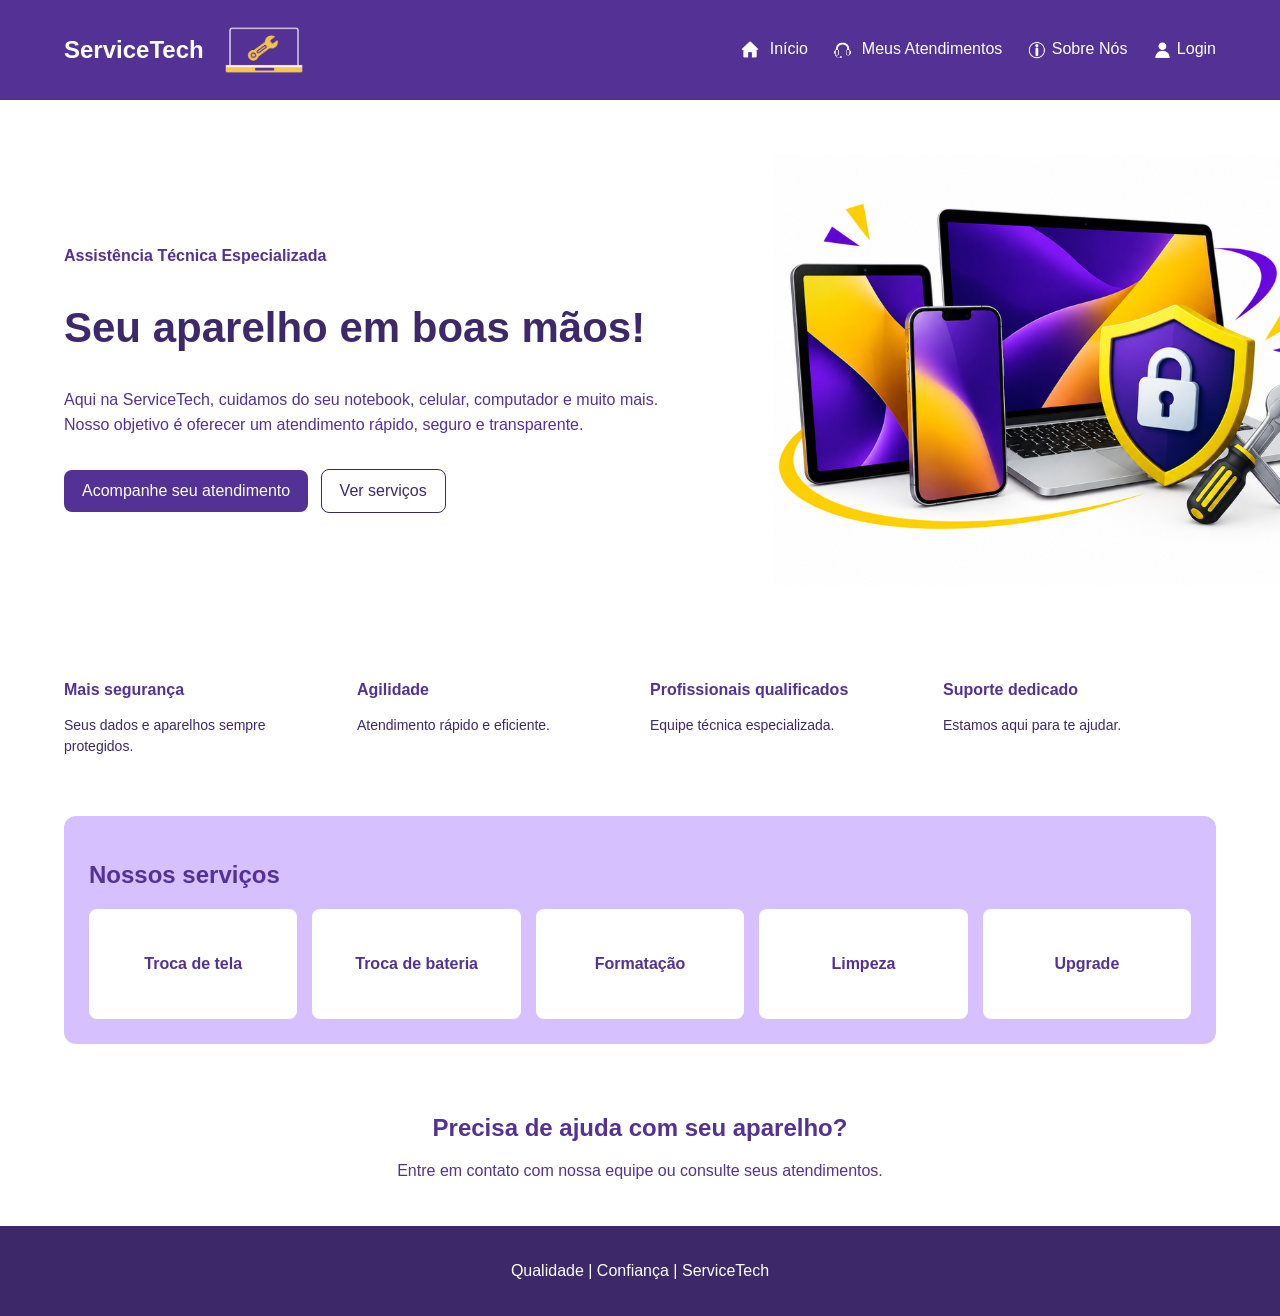
<file: index.html>
<html>
    <!--
    Projeto: Página inicial do sistema da assistência tecnica ServiceTech
    
    Autor: LIVIA RIBEIRO FREIXO
    Data: 20/10/2026 
    Curso: Ciências da Computação
    Instituição: UNIVERSIDADE BRAZ CUBAS
    -->
    <head>
        <meta charset="UTF-8">
        <title>ServiceTech</title>

        <!-- Ícone da aba do navegador -->
        <link rel="icon" type="image/png" href="img/atendimento.png">


        <link rel="stylesheet" href="css/tela-inicial.css">
    </head>

    <body>

        <!-- MENU DA PAGINA INICIAL -------------------------------------------------------------------------------------------------------------------------------------
         (favor add link referencia no href refrente a pagina de atendimentos e a de Login)
         --->
        <header>
    <div class="logo">
        <h2>ServiceTech</h2>
        <img src="img/logo.jpg" alt="Logo ServiceTech">
    </div>

    <nav>

        <a href="index.html">
        <img src="img/inicio.png" alt=""> Início</a>
       
        <a href="login/login.html">
        <img src="img/atendimento.png" alt=""> Meus Atendimentos</a>


        <a href="#servicos">
            <img src="img/sobre.png" alt="">Sobre Nós</a>

        <a href="login/login.html">
            <img src="img/login.png" alt="">Login</a>
           
    </nav>
        </header>
        
        <!-- Corpo da página ----------------------------------------------------------------------------------------------------------------------------------------
         (favor add link referencia no href refrente a página de atendimentos para que o botão funcione)
        -->
        
        <main>
            <section class="principal">
                <div class="texto-principal">
                    <p class="destaque">Assistência Técnica Especializada</p>
                    <h1>Seu aparelho em boas mãos!</h1>
                    <p>
                        Aqui na ServiceTech, cuidamos do seu notebook, celular,
                        computador e muito mais. Nosso objetivo é oferecer um
                        atendimento rápido, seguro e transparente.
                    </p>
                <!--Botão dentro dsa pagina que redireciona a pagina de Atendimentos-->
                    <button type="button" class="botao" id="btn-acompanhar">Acompanhe seu atendimento</button>

                <!--Botão redireciona usuário para texto dentro da pagina-->
                    <a class="botao-secundario" href="#servicos">Ver serviços</a>

                <!--Barra de pesquisa por número do chamado-->
                    <form class="barra-pesquisa-chamado" id="form-busca-chamado" action="registro-status/registro-status.html" method="get" hidden>
                        <input
                            type="text"
                            name="chamado"
                            id="numero-chamado"
                            class="campo-chamado"
                            placeholder="Consulte seu chamado por número (Ex: 123)"
                            aria-label="Número do chamado"
                        >
                        <button type="submit" class="botao-buscar-chamado">Consultar</button>
                    </form>
                </div>

                <!-- imagem principal -->
                <div class="imagem-principal">
                    <img src="img/imagem_principal.png" alt="Aparelhos eletrônicos">
                    
                </div>
            </section>

            <!--Texto Benefícios da ServiceTech------------------------------------------------------------------------------------------------------------------------------->
            <section class="beneficios">
                <div class="beneficio">
                    <h3>Mais segurança</h3>
                    <p>Seus dados e aparelhos sempre protegidos.</p>
                </div>

                <div class="beneficio">
                    <h3>Agilidade</h3>
                    <p>Atendimento rápido e eficiente.</p>
                </div>

                <div class="beneficio">
                    <h3>Profissionais qualificados</h3>
                    <p>Equipe técnica especializada.</p>
                </div>

                <div class="beneficio">
                    <h3>Suporte dedicado</h3>
                    <p>Estamos aqui para te ajudar.</p>
                </div>
            </section>

            <!-- Texto Serviços oferecidos----------------------------------------------------------------------------------------------------------------------------->
            <section class="servicos" id="servicos">
                <h2>Nossos serviços</h2>

                <div class="lista-servicos">
                    <div class="servico">
                        <!-- Adicione uma imagem de troca de tela aqui -->
                        <p>Troca de tela</p>
                    </div>

                    <div class="servico">
                        <!-- Adicione uma imagem de troca de bateria aqui -->
                        <p>Troca de bateria</p>
                    </div>

                    <div class="servico">
                        <!-- Adicione uma imagem de formatação aqui -->
                        <p>Formatação</p>
                    </div>

                    <div class="servico">
                        <!-- Adicione uma imagem de limpeza aqui -->
                        <p>Limpeza</p>
                    </div>

                    <div class="servico">
                        <!-- Adicione uma imagem de upgrade aqui -->
                        <p>Upgrade</p>
                    </div>
                </div>
            </section>

            <!-- Texto Chamada para atendimento----------------------------------------------------------------------------------------------------------->
            <section class="ajuda">
                <h2>Precisa de ajuda com seu aparelho?</h2>
                <p>Entre em contato com nossa equipe ou consulte seus atendimentos.</p>
            </section>
        </main>

        <!-- Rodapé da página ----------------------------------------------------------------------------------------------------------------------------------->
        <footer>
            <p>Qualidade | Confiança | ServiceTech</p>
        </footer>

        <script src="js/tela-inicial.js"></script>

    </body>
</html>
</file>
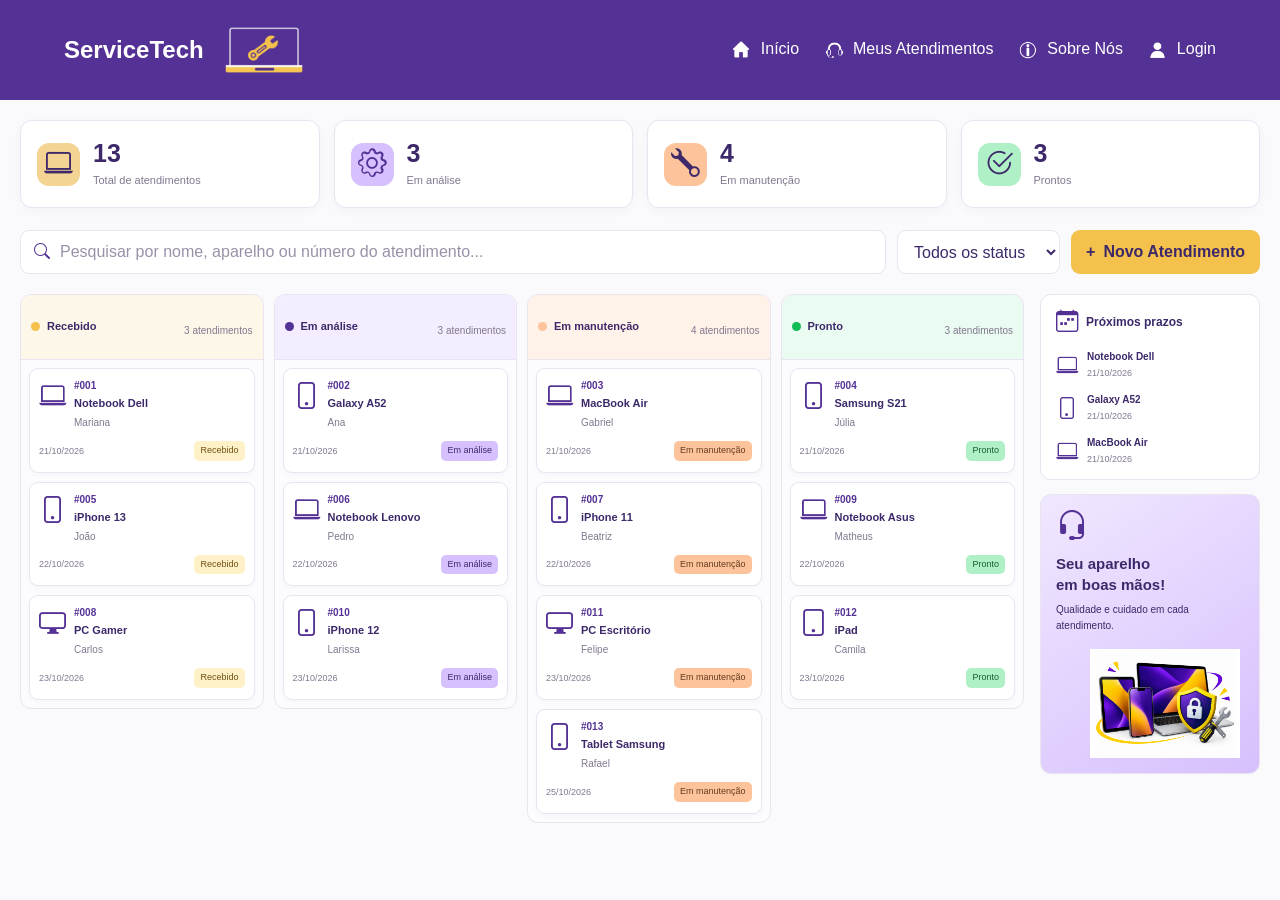
<file: painel-controle/painel-controle.html>
<!DOCTYPE html>
<html lang="pt-br">
<head>
    <meta charset="UTF-8">
    <meta name="viewport" content="width=device-width, initial-scale=1.0">
    <meta name="theme-color" content="#48228e">
    <title>ServiceTech | Painel de atendimentos</title>
    
    <!-- Ícone da aba do navegador -->
    <link rel="icon" type="image/png" href="../img/atendimento.png">
    
    <link rel="stylesheet" href="../css/painel-controle.css">
    <link rel="stylesheet" href="https://cdn.jsdelivr.net/npm/bootstrap-icons@1.13.2/font/bootstrap-icons.min.css">
</head>
<body>

    <!-- ===== MENU SUPERIOR ===== -->
    <header>
        <div class="logo">
            <h2>ServiceTech</h2>
            <img src="../img/logo.jpg" alt="Logo ServiceTech">
        </div>

        <nav>
            <a href="../index.html">
                <img src="../img/inicio.png" alt=""> Início
            </a>
            <a href="../painel-controle/painel-controle.html">
                <img src="../img/atendimento.png" alt=""> Meus Atendimentos
            </a>
            <a href="../index.html#servicos">
                <img src="../img/sobre.png" alt=""> Sobre Nós
            </a>
            <a href="../login/login.html">
                <img src="../img/login.png" alt=""> Login
            </a>
        </nav>
    </header>

    <!-- ===== CONTEÚDO PRINCIPAL ===== -->
    <main class="main-content" id="dashboard">

        <!-- Cartões de indicadores -->
        <section class="status">
            <article class="cartaodestatus">
                <div class="iconecartaodestatus icone-amarelo"><i class="bi bi-laptop"></i></div>
                <div>
                    <strong class="numerocartaodestatus" id="totalAtendimentos">12</strong>
                    <span class="tabelacartaodestatus">Total de atendimentos</span>
                </div>
            </article>
            <article class="cartaodestatus">
                <div class="iconecartaodestatus icone-roxo"><i class="bi bi-gear"></i></div>
                <div>
                    <strong class="numerocartaodestatus" id="totalAnalise">4</strong>
                    <span class="tabelacartaodestatus">Em análise</span>
                </div>
            </article>
            <article class="cartaodestatus">
                <div class="iconecartaodestatus icone-laranja"><i class="bi bi-wrench"></i></div>
                <div>
                    <strong class="numerocartaodestatus" id="totalManutencao">3</strong>
                    <span class="tabelacartaodestatus">Em manutenção</span>
                </div>
            </article>
            <article class="cartaodestatus">
                <div class="iconecartaodestatus icone-verde"><i class="bi bi-check2-circle"></i></div>
                <div>
                    <strong class="numerocartaodestatus" id="totalProntos">5</strong>
                    <span class="tabelacartaodestatus">Prontos</span>
                </div>
            </article>
        </section>

        <!-- Barra de pesquisa + filtro + botão novo -->
        <section class="barradepesquisa">
            <label class="campo-pesquisa">
                <span class="icone" aria-hidden="true"><i class="bi bi-search"></i></span>
                <input
                    class="barradepesquisa-search"
                    id="pesquisarAtendimento"
                    type="search"
                    placeholder="Pesquisar por nome, aparelho ou número do atendimento..."
                    aria-label="Pesquisar atendimentos"
                >
            </label>

            <select id="filtrarStatus" aria-label="Filtrar por status">
                <option value="todos">Todos os status</option>
                <option value="recebido">Recebido</option>
                <option value="analise">Em análise</option>
                <option value="manutencao">Em manutenção</option>
                <option value="pronto">Pronto</option>
            </select>

            <button type="button" class="botao-novo" id="novoAtendimento">
                <span class="icone" aria-hidden="true">+</span>
                Novo Atendimento
            </button>
        </section>

        <!-- Kanban + painel lateral -->
        <section class="area-atendimentos">

            <div class="quadro-kanban" id="quadroKanban">

                <section class="coluna-kanban recebido">
                    <header class="cabecalho-coluna">
                        <h2><span class="ponto-status"></span>Recebido</h2>
                        <span class="quantidade-coluna" id="quantidadeRecebido">0 atendimentos</span>
                    </header>
                    <div class="lista-atendimentos" id="listaRecebido"></div>
                </section>

                <section class="coluna-kanban analise">
                    <header class="cabecalho-coluna">
                        <h2><span class="ponto-status"></span>Em análise</h2>
                        <span class="quantidade-coluna" id="quantidadeAnalise">0 atendimentos</span>
                    </header>
                    <div class="lista-atendimentos" id="listaAnalise"></div>
                </section>

                <section class="coluna-kanban manutencao">
                    <header class="cabecalho-coluna">
                        <h2><span class="ponto-status"></span>Em manutenção</h2>
                        <span class="quantidade-coluna" id="quantidadeManutencao">0 atendimentos</span>
                    </header>
                    <div class="lista-atendimentos" id="listaManutencao"></div>
                </section>

                <section class="coluna-kanban pronto">
                    <header class="cabecalho-coluna">
                        <h2><span class="ponto-status"></span>Pronto</h2>
                        <span class="quantidade-coluna" id="quantidadePronto">0 atendimentos</span>
                    </header>
                    <div class="lista-atendimentos" id="listaPronto"></div>
                </section>

            </div>

            <!-- Painel lateral -->
            <aside class="painel-lateral">

                <section class="cartao-prazos">
                    <h2>
                        <span class="icone" aria-hidden="true"><i class="bi bi-calendar-week"></i></span>
                        Próximos prazos
                    </h2>
                    <div class="lista-prazos" id="listaPrazos"></div>
                </section>

                <section class="cartao-promocional">
                    <span class="icone-promocional" aria-hidden="true"><i class="bi bi-headset"></i></span>
                    <h2>Seu aparelho<br>em boas mãos!</h2>
                    <p>Qualidade e cuidado em cada atendimento.</p>
                    <div class="ilustracao-aparelho" aria-hidden="true"><img src="../img/imagem_principal.png" alt="Logo ServiceTech"</div>
                </section>

            </aside>

        </section>

        <!-- Modal de cadastro -->
        <dialog id="modalAtendimento" class="modal-atendimento">
            <form id="formAtendimento">

                <div class="cabecalho-modal">
                    <h2>Novo atendimento</h2>
                    <button type="button" id="fecharModal" aria-label="Fechar">
                        &times;
                    </button>
                </div>

                <p>Preencha os dados do cliente e do aparelho.</p>

                <label for="nomeCliente">Nome do cliente</label>
                <input
                    type="text"
                    id="nomeCliente"
                    name="cliente"
                    maxlength="70"
                    required
                    placeholder="Ex.: Mariana"
                >

                <label for="nomeAparelho">Aparelho</label>
                <input
                    type="text"
                    id="nomeAparelho"
                    name="aparelho"
                    maxlength="70"
                    required
                    placeholder="Ex.: Notebook Dell"
                >

                <label for="dataPrazo">Prazo de entrega</label>
                <input type="date" id="dataPrazo" name="prazo" required>

                <label for="statusAtendimento">Status</label>
                <select id="statusAtendimento" name="status" required>
                    <option value="recebido">Recebido</option>
                    <option value="analise">Em análise</option>
                    <option value="manutencao">Em manutenção</option>
                    <option value="pronto">Pronto</option>
                </select>

                <label for="problemaRelatado">Problema relatado</label>
                <textarea
                    id="problemaRelatado"
                    name="problemaRelatado"
                    rows="3"
                    maxlength="240"
                    placeholder="Ex.: O notebook não liga..."
                ></textarea>

                <label for="observacoes">Observações</label>
                <textarea
                    id="observacoes"
                    name="observacoes"
                    rows="3"
                    maxlength="240"
                    placeholder="Informações adicionais sobre o atendimento..."
                ></textarea>

                <div class="botoes-modal">
                    <button type="button" id="cancelarModal" class="botao-cancelar">
                        Cancelar
                    </button>
                    <button type="submit" class="botao-novo">
                        Cadastrar atendimento
                    </button>
                </div>

            </form>
        </dialog>
        
        <!-- Modal de detalhes do atendimento -->
        <dialog id="modalDetalhes" class="modal-atendimento">

            <div class="cabecalho-modal">
                <h2>Detalhes do atendimento</h2>

                <button type="button" id="fecharDetalhes" aria-label="Fechar">
                    &times;
                </button>
            </div>
            <p>Confira as informações deste atendimento.</p>

            <div class="detalhe-item">
                <strong>Número do pedido:</strong>
                <span id="detalheId"></span>
            </div>

            <div class="detalhe-item">
                <strong>Nome do cliente:</strong>
                <span id="detalheCliente"></span>
            </div>

            <div class="detalhe-item">
                <strong>Aparelho:</strong>
                <span id="detalheAparelho"></span>
            </div>

            <div class="detalhe-item">
                <strong>Prazo de entrega:</strong>
                <span id="detalhePrazo"></span>
            </div>

            <div class="detalhe-item">
                <strong>Status:</strong>
                <span id="detalheStatus"></span>
            </div>

            <div class="detalhe-item">
                <strong>Problema relatado:</strong>
                <p id="detalheProblemaRelatado"></p>
            </div>

            <div class="detalhe-item">
                <strong>Observações:</strong>
                <p id="detalheObservacoes"></p>
            </div>

            <div class="botoes-modal">
                <button type="button" id="botaoEditarAtendimento" class="botao-novo">
                    Editar atendimento
                </button>
                <button type="button" id="botaoFecharDetalhes" class="botao-cancelar">
                    Fechar
                </button>
            </div>

        </dialog>

        <!-- Mensagem de retorno -->
        <div id="mensagemPainel" role="status" aria-live="polite"></div>

    </main>

    <script src="../js/painel-controle.js" defer></script>
</body>
</html>
</file>
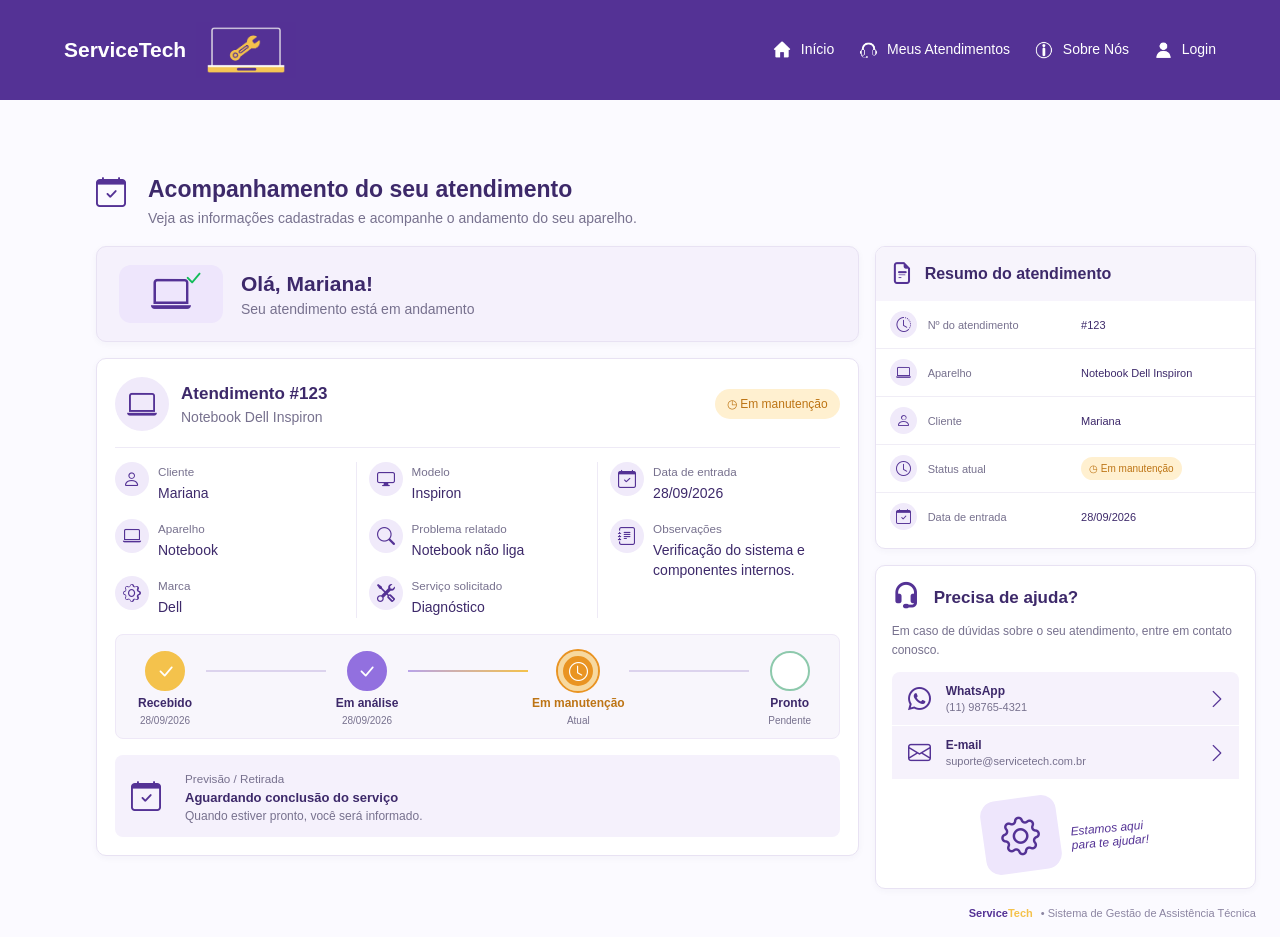
<file: registro-status/registro-status.html>
<!DOCTYPE html>
<html lang="pt-BR">
<head>
    <meta charset="UTF-8">
    <meta name="viewport" content="width=device-width, initial-scale=1.0">

    <title>ServiceTech | Acompanhamento</title>

    <!-- Ícone da aba do navegador -->
    <link rel="icon" type="image/png" href="../img/atendimento.png">

    <!-- Conecta este arquivo ao CSS -->
    <link rel="stylesheet" href="../css/registro-status.css">
</head>

<body>

    <!-- CABEÇALHO SUPERIOR -->
    <header>
        <div class="logo">
            <h2>ServiceTech</h2>
            <img src="../img/logo.jpg" alt="Logo ServiceTech">
        </div>

        <nav>
            <a href="../index.html">
                <img src="../img/inicio.png" alt=""> Início
            </a>
            <a href="../login/login.html">
                <img src="../img/atendimento.png" alt=""> Meus Atendimentos
            </a>
            <a href="../index.html#servicos">
                <img src="../img/sobre.png" alt=""> Sobre Nós
            </a>
            <a href="../login/login.html">
                <img src="../img/login.png" alt=""> Login
            </a>
        </nav>
    </header>


    <!-- CONTEÚDO PRINCIPAL -->
    <main class="conteudo">

        <section class="titulo-pagina">

            <div class="icone-titulo">▣</div>

            <div>
                <h1>Acompanhamento do seu atendimento</h1>
                <p>Veja as informações cadastradas e acompanhe o andamento do seu aparelho.</p>
            </div>

        </section>

        <div class="layout-principal">

            <!-- COLUNA ESQUERDA -->
            <section class="coluna-principal">

                <!-- SAUDAÇÃO -->
                <div class="boas-vindas">

                    <div class="desenho-boas-vindas">
                        💻
                        <span>✓</span>
                    </div>

                    <div>
                        <h2 id="saudacao">Olá, Mariana!</h2>
                        <p id="mensagem-status">Seu atendimento está em andamento</p>
                    </div>

                </div>

                <!-- CARTÃO DO ATENDIMENTO -->
                <section class="cartao atendimento">

                    <div class="cabecalho-atendimento">

                        <div class="icone-circular">💻</div>

                        <div class="nome-atendimento">
                            <h2 id="titulo-atendimento">Atendimento #001</h2>
                            <p id="aparelho-titulo">Notebook Dell Inspiron</p>
                        </div>

                        <span class="etiqueta-status" id="status-topo">
                            ◷ Em manutenção
                        </span>

                    </div>

                    <!-- INFORMAÇÕES DO ATENDIMENTO -->
                    <div class="detalhes">

                        <div class="grupo-detalhes">

                            <div class="detalhe">
                                <span class="icone-detalhe">♙</span>
                                <div>
                                    <small>Cliente</small>
                                    <p id="cliente">Mariana</p>
                                </div>
                            </div>

                            <div class="detalhe">
                                <span class="icone-detalhe">▱</span>
                                <div>
                                    <small>Aparelho</small>
                                    <p id="aparelho">Notebook</p>
                                </div>
                            </div>

                            <div class="detalhe">
                                <span class="icone-detalhe">⚙</span>
                                <div>
                                    <small>Marca</small>
                                    <p id="marca-aparelho">Dell</p>
                                </div>
                            </div>

                        </div>

                        <div class="grupo-detalhes">

                            <div class="detalhe">
                                <span class="icone-detalhe">▧</span>
                                <div>
                                    <small>Modelo</small>
                                    <p id="modelo">Inspiron</p>
                                </div>
                            </div>

                            <div class="detalhe">
                                <span class="icone-detalhe">◉</span>
                                <div>
                                    <small>Problema relatado</small>
                                    <p id="problema">Notebook não liga</p>
                                </div>
                            </div>

                            <div class="detalhe">
                                <span class="icone-detalhe">⚙</span>
                                <div>
                                    <small>Serviço solicitado</small>
                                    <p id="servico">Diagnóstico</p>
                                </div>
                            </div>

                        </div>

                        <div class="grupo-detalhes">

                            <div class="detalhe">
                                <span class="icone-detalhe">▦</span>
                                <div>
                                    <small>Data de entrada</small>
                                    <p id="data">28/09/2026</p>
                                </div>
                            </div>

                            <div class="detalhe">
                                <span class="icone-detalhe">▤</span>
                                <div>
                                    <small>Observações</small>
                                    <p id="observacoes">
                                        Verificação do sistema e componentes internos.
                                    </p>
                                </div>
                            </div>

                        </div>

                    </div>

                    <!-- LINHA DO TEMPO -->
                    <div class="linha-do-tempo">

                        <div class="etapa concluida">
                            <span class="circulo-etapa">✓</span>
                            <strong>Recebido</strong>
                            <small id="data-recebido">28/09/2026</small>
                        </div>

                        <div class="linha"></div>

                        <div class="etapa concluida">
                            <span class="circulo-etapa">✓</span>
                            <strong>Em análise</strong>
                            <small id="data-analise">28/09/2026</small>
                        </div>

                        <div class="linha linha-ativa"></div>

                        <div class="etapa atual">
                            <span class="circulo-etapa">◷</span>
                            <strong>Em manutenção</strong>
                            <small>Atual</small>
                        </div>

                        <div class="linha"></div>

                        <div class="etapa pendente">
                            <span class="circulo-etapa"></span>
                            <strong>Pronto</strong>
                            <small>Pendente</small>
                        </div>

                    </div>

                    <!-- PREVISÃO DE RETIRADA -->
                    <div class="previsao">

                        <div class="icone-previsao">▦</div>

                        <div>
                            <small>Previsão / Retirada</small>
                            <strong id="previsao-titulo">
                                Aguardando conclusão do serviço
                            </strong>
                            <p id="previsao-texto">
                                Quando estiver pronto, você será informado.
                            </p>
                        </div>

                    </div>

                </section>

            </section>

            <!-- COLUNA DIREITA -->
            <aside class="coluna-lateral">

                <!-- RESUMO -->
                <section class="cartao resumo">

                    <h2>
                        <span class="icone-cartao">▤</span>
                        Resumo do atendimento
                    </h2>

                    <div class="linha-resumo">
                        <span class="mini-icone">#</span>
                        <span>Nº do atendimento</span>
                        <strong id="resumo-id">#001</strong>
                    </div>

                    <div class="linha-resumo">
                        <span class="mini-icone">▱</span>
                        <span>Aparelho</span>
                        <strong id="resumo-aparelho">Notebook Dell Inspiron</strong>
                    </div>

                    <div class="linha-resumo">
                        <span class="mini-icone">♙</span>
                        <span>Cliente</span>
                        <strong id="resumo-cliente">Mariana</strong>
                    </div>

                    <div class="linha-resumo">
                        <span class="mini-icone">◷</span>
                        <span>Status atual</span>
                        <strong>
                            <span class="etiqueta-status pequena" id="resumo-status">
                                ◷ Em manutenção
                            </span>
                        </strong>
                    </div>

                    <div class="linha-resumo">
                        <span class="mini-icone">▦</span>
                        <span>Data de entrada</span>
                        <strong id="resumo-data">28/09/2026</strong>
                    </div>

                </section>

                <!-- CONTATOS DE AJUDA -->
                <section class="cartao ajuda">

                    <h2>
                        <span class="icone-ajuda">☏</span>
                        Precisa de ajuda?
                    </h2>

                    <p>
                        Em caso de dúvidas sobre o seu atendimento,
                        entre em contato conosco.
                    </p>

                    <a class="contato" href="https://wa.me/5511987654321"
                       target="_blank" rel="noopener">

                        <span class="icone-contato">◉</span>

                        <span>
                            <strong>WhatsApp</strong>
                            <small>(11) 98765-4321</small>
                        </span>

                        <span class="seta">›</span>

                    </a>

                    <a class="contato" href="mailto:suporte@servicetech.com.br">

                        <span class="icone-contato">✉</span>

                        <span>
                            <strong>E-mail</strong>
                            <small>suporte@servicetech.com.br</small>
                        </span>

                        <span class="seta">›</span>

                    </a>

                    <div class="desenho-ajuda">
                        <span>▢</span>
                        <p>Estamos aqui<br>para te ajudar!</p>
                    </div>

                </section>

            </aside>

        </div>

        <!-- RODAPÉ -->
        <footer>
            <strong>Service<span class="amarelo">Tech</span></strong>
            <span>• Sistema de Gestão de Assistência Técnica</span>
        </footer>

    </main>

    <!-- Conecta ao JavaScript -->
    <script src="../js/registro-status.js"></script>

</body>
</html>
</file>
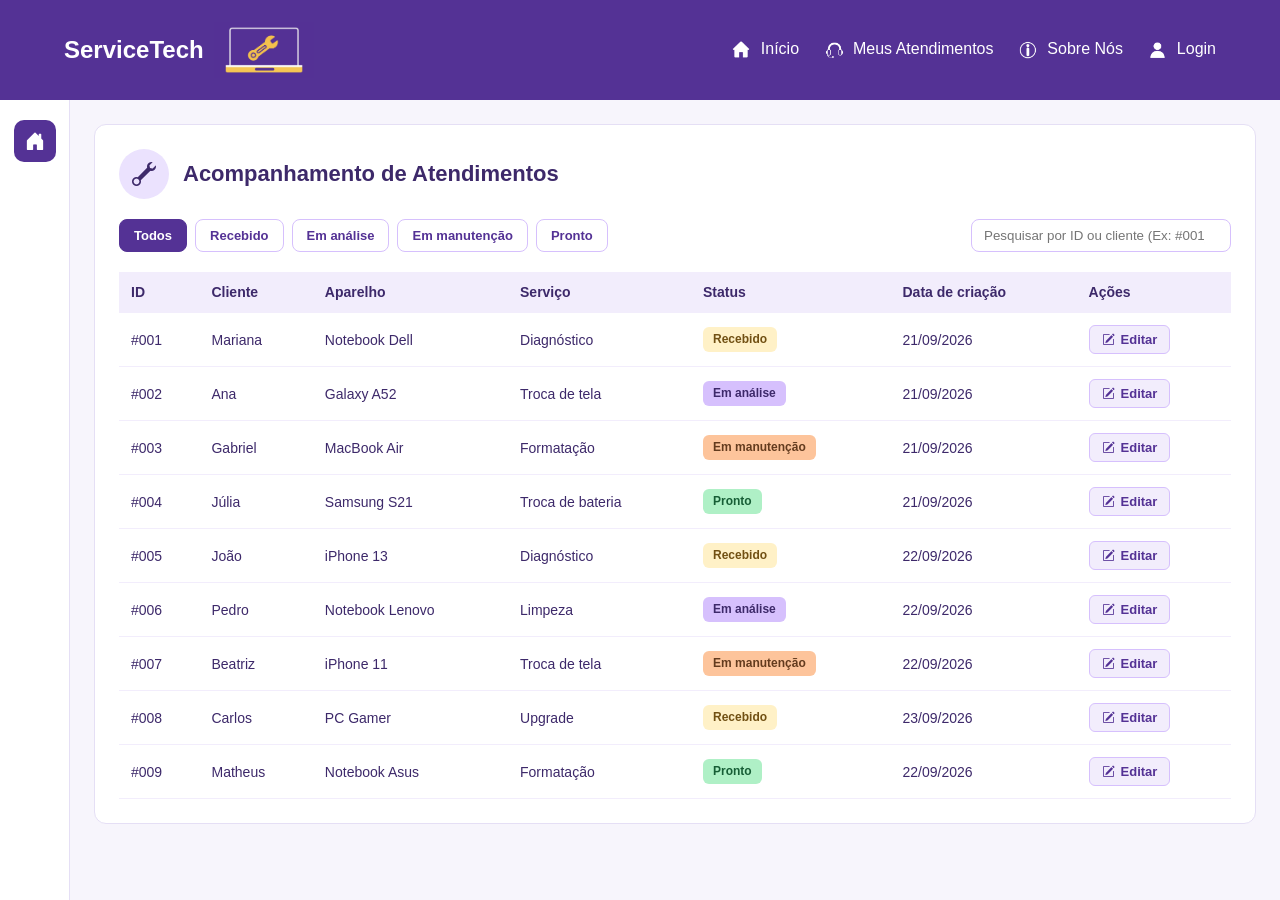
<file: status-atendimento/status-atendimentos.html>
<!DOCTYPE html>
<html lang="pt-br">
<head>
    <meta charset="UTF-8">
    <meta name="viewport" content="width=device-width, initial-scale=1.0">
    <title>ServiceTech | Acompanhamento de Atendimentos</title>

    <!-- ÍCONE DA ABA DO NAVEGADOR -->
    <link rel="icon" type="image/png" href="../img/atendimento.png">

    <!-- FOLHA DE ESTILOS CSS -->
    <link rel="stylesheet" href="../css/status-atendimento.css">

    <!-- ÍCONES BOOTSTRAP -->
    <link rel="stylesheet" href="https://cdn.jsdelivr.net/npm/bootstrap-icons@1.13.2/font/bootstrap-icons.min.css">
</head>
<body>

    <!-- ESTRUTURA GERAL DA PÁGINA -->
    <div class="layout">

    <!-- CABEÇALHO SUPERIOR -->
    <header>
        <div class="logo">
            <h2>ServiceTech</h2>
            <img src="../img/logo.jpg" alt="Logo ServiceTech">
        </div>

        <nav>
            <a href="../index.html">
                <img src="../img/inicio.png" alt=""> Início
            </a>
            <a href="../status-atendimento/status-atendimentos.html">
                <img src="../img/atendimento.png" alt=""> Meus Atendimentos
            </a>
            <a href="../index.html#servicos">
                <img src="../img/sobre.png" alt=""> Sobre Nós
            </a>
            <a href="../login/login.html">
                <img src="../img/login.png" alt=""> Login
            </a>
        </nav>
    </header>
    
        <!-- ÁREA PRINCIPAL COM MENU LATERAL E CONTEÚDO -->
        <div class="layout2">

            <!-- BARRA LATERAL DE NAVEGAÇÃO -->
            <aside class="barra-lateral">

                <!-- BOTÃO INÍCIO -->
                <a href="../index.html" class="item-lateral ativo" title="Início">
                    <i class="bi bi-house-door-fill"></i>
                </a>

                <!-- botao1
                <a href="#" class="item-lateral" title="Novo Atendimento">
                    <i class="bi bi-plus-circle"></i>
                </a>
                -->

                <!-- botao2
                <a href="../pagina6.html" class="item-lateral" title="Atendimentos">
                    <i class="bi bi-file-earmark-text"></i>
                </a>
                -->

                <!-- botao3
                <a href="#" class="item-lateral" title="Pesquisar">
                    <i class="bi bi-search"></i>
                </a>
                -->

                <!-- botao4
                <a href="#" class="item-lateral" title="Relatórios">
                    <i class="bi bi-bar-chart"></i>
                </a>
                -->

                <!-- botao5
                <a href="#" class="item-lateral" title="Configurações">
                    <i class="bi bi-gear"></i>
                </a>
                -->
            </aside>

            <!-- CONTEÚDO PRINCIPAL -->
            <main class="pai">

                <!-- CARTÃO PRINCIPAL DE ATENDIMENTOS -->
                <section class="card-central">

                    <!-- TÍTULO DA SEÇÃO -->
                    <div class="topo-secao">
                        <div class="icone-secao">
                            <i class="bi bi-wrench"></i>
                        </div>
                        <h1>Acompanhamento de Atendimentos</h1>
                    </div>

                    <!-- SELETORES DE FILTRO POR STATUS -->
                    <input type="radio" name="filtro" id="f-todos" checked>
                    <input type="radio" name="filtro" id="f-recebido">
                    <input type="radio" name="filtro" id="f-analise">
                    <input type="radio" name="filtro" id="f-manutencao">
                    <input type="radio" name="filtro" id="f-pronto">

                    <!-- BARRA DE FILTROS E PESQUISA -->
                    <div class="barra-controles">

                        <!-- BOTÕES DE FILTRO -->
                        <div class="filtros">
                            <label for="f-todos" class="filtro-btn">Todos</label>
                            <label for="f-recebido" class="filtro-btn">Recebido</label>
                            <label for="f-analise" class="filtro-btn">Em análise</label>
                            <label for="f-manutencao" class="filtro-btn">Em manutenção</label>
                            <label for="f-pronto" class="filtro-btn">Pronto</label>
                        </div>

                        <!-- CAMPO DE PESQUISA POR ID OU CLIENTE -->
                        <input
                            type="search"
                            class="pesquisa"
                            placeholder="Pesquisar por ID ou cliente (Ex: #001)..."
                            aria-label="Pesquisar por ID ou nome do cliente"
                        >
                    </div>

                    <!-- TABELA DE ATENDIMENTOS -->
                    <table class="tabela">

                        <!-- CABEÇALHO DA TABELA -->
                        <thead>
                            <tr>
                                <th>ID</th>
                                <th>Cliente</th>
                                <th>Aparelho</th>
                                <th>Serviço</th>
                                <th>Status</th>
                                <th>Data de criação</th>
                                <th>Ações</th>
                            </tr>
                        </thead>

                        <!-- CORPO DA TABELA PREENCHIDO VIA JAVASCRIPT -->
                        <tbody id="lista-atendimentos"></tbody>

                    </table>

                </section>
            </main>
        </div>
    </div>

    <!-- CARREGAMENTO DOS DADOS VIA JAVASCRIPT -->
    <script src="../js/status-atendimento.js"></script>
</body>
</html>
</file>
<file: css/tela-inicial.css>
/* Cores e fontes gerais da pagina toda*/
body {
    margin: 0;
    font-family: Arial, sans-serif;
    background-color: white;
    color: #543295;
}
/* Logo e nome da empresa no menu */
.logo {
    display: flex;
    align-items: center;
    gap: 10px;
}

.logo img {
    width: 100px;
    height: 80px;
    object-fit: contain;
}
/* Menu superior */
header {
    background-color: #543295;
    color: white;
    padding: 10px 5%;
    display: flex;
    justify-content: space-between;
    align-items: center;
}

header h2 {
    margin: 0;
}
/* Formatação dos ícones do menu */
nav img {
    width: 20px;
    height: 20px;
    object-fit: contain;
    vertical-align: middle;
    margin-right: 5px;
}
/*Texto clicavél dentro do menu */
nav a {
    color: white;
    text-decoration: none;
    margin-left: 20px;
}
/*Efeito do mouse sobre o Texto clicavél dentro do menu */
nav a:hover {
    color: #f4c24c;
}

/* Parte principal */
.principal {
    display: flex;
    align-items: center;
    justify-content: space-between;
    gap: 30px;
    padding: 55px 5%;
}

.texto-principal {
    width: 55%;
}

.destaque {
    color:  #543295;;
    font-weight: bold;
}

h1 {
    color: #3d296a;
    font-size: 42px;
}

.texto-principal p {
    line-height: 1.6;
}

/* Espaço reservado para a imagem */
.imagem-principal {
    width: 40%;
    min-height: 250px;
    background-color: #f2edfc;
   
}

/* formatação dos botões da pagina  */
.botao, .botao-secundario {
    display: inline-block;
    margin-top: 15px;
    margin-right: 8px;
    padding: 12px 18px;
    border-radius: 8px;
    text-decoration: none;
    font-family: inherit;
    font-size: 16px;
    cursor: pointer;
}
/*botões 'Acompanhar atendimentos'*/
.botao {
    background-color:#543295;
    color: white;
    border: none;
}
/*efeito do mouse em cima do botão*/
.botao:hover {
    background-color: #3d296a;
}
/*botão 'ver serviços'*/
.botao-secundario {
    color: #3d296a;
    border: 1px solid #3d296a;
}

/* Barra de pesquisa por chamado */
.barra-pesquisa-chamado {
    display: flex;
    align-items: center;
    gap: 10px;
    margin-top: 16px;
    max-width: 460px;
    padding: 10px;
    background-color: #f7f5fc;
    border: 1px solid #d6c0fd;
    border-radius: 10px;
}

.barra-pesquisa-chamado[hidden] {
    display: none;
}

.campo-chamado {
    flex: 1;
    padding: 10px 14px;
    border: 1px solid #d6c0fd;
    border-radius: 8px;
    font-family: inherit;
    font-size: 14px;
    color: #3d296a;
    outline: none;
    background-color: white;
}

.campo-chamado:focus {
    border-color: #543295;
    box-shadow: 0 0 0 3px rgba(214, 192, 253, 0.5);
}

.botao-buscar-chamado {
    padding: 10px 18px;
    background-color: #543295;
    color: white;
    border: none;
    border-radius: 8px;
    font-family: inherit;
    font-size: 14px;
    font-weight: bold;
    cursor: pointer;
    transition: background-color 0.2s;
}

.botao-buscar-chamado:hover {
    background-color: #3d296a;
}

/* Benefícios */
.beneficios {
    display: flex;
    justify-content: space-between;
    gap: 20px;
    padding: 25px 5%;
}

.beneficio {
    width: 25%;
    border-right: 1px solid white;
    padding-right: 12px;
}

.beneficio h3 {
    font-size: 16px;
}

.beneficio p {
    color: #3d296a;
    font-size: 14px;
    line-height: 1.5;
}

/* Serviços caixa roxa*/
.servicos {
    margin: 20px 5%;
    padding: 25px;
    background-color: #d6c0fd;
    border-radius: 12px;
}

.lista-servicos {
    display: flex;
    justify-content: space-around;
    gap: 15px;
}

.servico {
    flex: 1;
    min-height: 90px;
    padding: 10px;
    background-color: white;
    border-radius: 8px;
    display: flex;
    justify-content: center;
    align-items: center;
    text-align: center;
    font-weight: bold;
}

/* Seção de atendimento */
.ajuda {
    padding: 30px 5%;
    text-align: center;
}

/* Rodapé da página*/
footer {
    background-color: #3d296a;
    color: white;
    padding: 20px;
    text-align: center;
}

/* Ajustes para telas de celular e dispositivos movéis*/
@media (max-width: 700px) {
    header {
        flex-direction: column;
        gap: 15px;
    }

    nav {
        display: flex;
        flex-wrap: wrap;
        justify-content: center;
        gap: 12px;
    }

    nav a {
        margin-left: 0;
    }

    .principal {
        flex-direction: column;
    }

    .texto-principal, .imagem-principal {
        width: 100%;
    }

    .barra-pesquisa-chamado {
        flex-direction: column;
        align-items: stretch;
    }

    .beneficios {
        flex-wrap: wrap;
    }

    .beneficio {
        width: 40%;
    }

    .lista-servicos {
        flex-wrap: wrap;
    }

    .servico {
        min-width: 120px;
    }
}
</file>
<file: css/painel-controle.css>
/* ========================================
   1. PALETA E CONFIGURAÇÕES GERAIS
======================================== */

:root {
    --roxo: #543295;
    --roxo-escuro: #3d296a;
    --amarelo: #f4c24c;
    --amarelo-claro: #f3d492;
    --verde-claro: #aff0c6;
    --verde: #12bc59;
    --lilas: #d6c0fd;
    --laranja-claro: #fdc49b;
    --fundo: #faf9fc;
    --branco: #ffffff;
    --texto: #3d296a;
    --texto-secundario: #81788f;
    --borda: #e9e4f0;
    --fundo-coluna: #fcfbfe;
}

/* ========================================
   2. MENU SUPERIOR
======================================== */

/* Logo e nome da empresa no menu */
.logo { display: flex; align-items: center; gap: 10px; }
.logo img { width: 100px; height: 80px; object-fit: contain; }

/* Menu superior */
header {
    background-color: #543295;
    color: white;
    padding: 10px 5%;
    display: flex;
    justify-content: space-between;
    align-items: center;
}
header h2 { margin: 0; }

/* Formatação dos ícones do menu */
nav img { width: 20px; height: 20px; object-fit: contain; vertical-align: middle; margin-right: 5px; }
/* Texto clicável dentro do menu */
nav a { color: white; text-decoration: none; margin-left: 20px; }
/* Efeito do mouse sobre o texto clicável dentro do menu */
nav a:hover { color: #f4c24c; }

/* ========================================
   3. BASE DA PÁGINA (TELA CHEIA)
======================================== */

body, body * { box-sizing: border-box; }

body {
    width: 100%;
    min-width: 0;
    margin: 0;
    padding: 0;
    color: var(--texto);
    background: var(--fundo);
    font-family: Arial, sans-serif;
}

body button, body input, body select, body textarea { font-family: Arial, sans-serif; font-size: inherit; }
body button { cursor: pointer; }
body h1, body h2, body p { overflow-wrap: anywhere; }

/* Área principal sem margem externa */
.main-content { width: 100%; margin: 0; padding: 20px; }

/* ========================================
   4. CABEÇALHO DO PAINEL
======================================== */

.cabecalho-painel { display: flex; align-items: center; justify-content: space-between; gap: 18px; margin-bottom: 24px; }
.cabecalho-painel h1 { margin: 0; color: var(--roxo-escuro); font-size: clamp(22px, 2vw, 28px); font-weight: 700; letter-spacing: -0.5px; }
.cabecalho-painel p { margin: 7px 0 0; color: var(--texto-secundario); font-size: 12px; line-height: 1.5; }

/* ========================================
   5. BOTÕES
======================================== */

.botao-novo,
.botao-cancelar {
    min-height: 41px;
    padding: 0 15px;
    display: inline-flex;
    align-items: center;
    justify-content: center;
    gap: 8px;
    border: 0;
    border-radius: 9px;
    font-weight: 700;
    white-space: nowrap;
    transition: background 0.2s, transform 0.2s;
}

.botao-novo { background: var(--amarelo); color: var(--roxo-escuro); }
.botao-novo:hover { background: var(--amarelo-claro); }
.botao-novo:active { transform: scale(0.98); }

.botao-cancelar { background: #f0edf5; color: var(--roxo-escuro); }
.botao-cancelar:hover { background: var(--lilas); }

.botao-novo:focus-visible,
.botao-cancelar:focus-visible { outline: 3px solid var(--lilas); outline-offset: 3px; }

.icone { display: inline-flex; flex-shrink: 0; align-items: center; justify-content: center; }

/* ========================================
   6. CARTÕES DE INDICADORES
======================================== */

.status { display: grid; grid-template-columns: repeat(4, minmax(0, 1fr)); gap: 14px; margin-bottom: 22px; }

.cartaodestatus {
    min-width: 0;
    min-height: 88px;
    display: flex;
    align-items: center;
    gap: 13px;
    padding: 16px;
    border: 1px solid var(--borda);
    border-radius: 12px;
    background: var(--branco);
    box-shadow: 0 3px 12px #3d296a08;
    transition: box-shadow 0.2s, transform 0.2s;
}
.cartaodestatus:hover { box-shadow: 0 5px 16px #3d296a12; transform: translateY(-2px); }

.iconecartaodestatus {
    width: 43px;
    height: 43px;
    flex: 0 0 43px;
    display: flex;
    align-items: center;
    justify-content: center;
    border-radius: 12px;
    overflow: hidden;
    font-size: 10px;
    text-align: center;
}

.icone-roxo { background: var(--lilas); color: var(--roxo); }
.icone-amarelo { background: var(--amarelo-claro); color: var(--roxo-escuro); }
.icone-laranja { background: var(--laranja-claro); color: var(--roxo-escuro); }
.icone-verde   { background: var(--verde-claro); color: var(--roxo-escuro); }

.numerocartaodestatus { display: block; color: var(--roxo-escuro); font-size: 25px; font-weight: 700; line-height: 1.1; }
.tabelacartaodestatus { display: block; margin-top: 6px; color: var(--texto-secundario); font-size: 11px; line-height: 1.35; }

/* ========================================
   7. PESQUISA E FILTROS
======================================== */

.barradepesquisa { display: flex; align-items: stretch; gap: 11px; margin-bottom: 20px; }

.campo-pesquisa {
    min-width: 0;
    min-height: 44px;
    flex: 1;
    display: flex;
    align-items: center;
    gap: 10px;
    padding: 0 13px;
    border: 1px solid var(--borda);
    border-radius: 9px;
    background: var(--branco);
    transition: border-color 0.2s, box-shadow 0.2s;
}
.campo-pesquisa:focus-within { border-color: var(--roxo); box-shadow: 0 0 0 3px #d6c0fd66; }
.campo-pesquisa > .icone { color: var(--roxo); }

.barradepesquisa-search { width: 100%; min-width: 0; height: 42px; padding: 0; border: 0; outline: none; background: transparent; color: var(--texto); }
.barradepesquisa-search::placeholder { color: #9a91a8; }

.barradepesquisa select,
.modal-atendimento select {
    min-height: 44px;
    max-width: 200px;
    padding: 0 12px;
    border: 1px solid var(--borda);
    border-radius: 9px;
    outline: none;
    background: var(--branco);
    color: var(--roxo-escuro);
}
.barradepesquisa select:focus,
.modal-atendimento select:focus { border-color: var(--roxo); }

/* ========================================
   8. ESTRUTURA DO KANBAN
======================================== */

.area-atendimentos { display: grid; grid-template-columns: minmax(0, 1fr) 220px; align-items: start; gap: 16px; }
.quadro-kanban { min-width: 0; display: grid; grid-template-columns: repeat(4, minmax(0, 1fr)); align-items: start; gap: 10px; }

.coluna-kanban { min-width: 0; overflow: hidden; border: 1px solid var(--borda); border-radius: 11px; background: var(--fundo-coluna); }

.cabecalho-coluna { min-height: 65px; padding: 12px 10px; border-bottom: 1px solid var(--borda); background: #f7f3ff; }
.cabecalho-coluna h2 { display: flex; align-items: center; gap: 7px; margin: 0; color: var(--roxo-escuro); font-size: 11px; font-weight: 700; line-height: 1.4; }
.quantidade-coluna { display: block; margin: 6px 0 0 17px; color: var(--texto-secundario); font-size: 10px; }

.ponto-status { width: 9px; height: 9px; flex: 0 0 9px; border-radius: 50%; }

/* Recebido: amarelo */
.recebido .cabecalho-coluna { background: #fdf7e9; }
.recebido .ponto-status { background: var(--amarelo); }

/* Em análise: lilás */
.analise .cabecalho-coluna { background: #f3edff; }
.analise .ponto-status { background: var(--roxo); }

/* Em manutenção: laranja */
.manutencao .cabecalho-coluna { background: #fff2e8; }
.manutencao .ponto-status { background: var(--laranja-claro); }

/* Pronto: verde */
.pronto .cabecalho-coluna { background: #eafbf1; }
.pronto .ponto-status { background: var(--verde); }

.lista-atendimentos { min-height: 110px; display: flex; flex-direction: column; gap: 9px; padding: 8px; }

/* ========================================
   9. CARTÕES DE ATENDIMENTO
======================================== */

.cartao-atendimento {
    min-width: 0;
    padding: 11px 9px;
    border: 1px solid #e9e4f0;
    border-radius: 9px;
    background: var(--branco);
    box-shadow: 0 2px 7px #3d296a08;
    overflow-wrap: anywhere;
    transition: border-color 0.2s, box-shadow 0.2s;
}
.cartao-atendimento:hover { border-color: var(--lilas); box-shadow: 0 4px 10px #3d296a10; }

.informacoes-atendimento { display: flex; align-items: flex-start; gap: 8px; }
.informacoes-atendimento > .icone { flex: 0 0 19px; margin-top: 2px; color: var(--roxo); }

.informacoes-atendimento .icone-aparelho .bi {
    font-size: 27px;
    line-height: 1;
}

.numero-atendimento { display: block; margin-bottom: 5px; color: var(--roxo); font-size: 10px; }
.nome-aparelho { margin: 0; color: var(--roxo-escuro); font-size: 11px; font-weight: 700; line-height: 1.45; }
.nome-cliente { margin: 4px 0 0; color: var(--texto-secundario); font-size: 10px; line-height: 1.4; }

.rodape-atendimento { display: flex; flex-wrap: wrap; align-items: center; justify-content: space-between; gap: 6px; margin-top: 11px; }
.data-atendimento { color: var(--texto-secundario); font-size: 9px; }

/* Etiquetas de status */
.etiqueta-status { display: inline-block; max-width: 100%; padding: 4px 6px; border-radius: 5px; font-size: 9px; line-height: 1.3; overflow-wrap: anywhere; }
.etiqueta-status.recebido { background: #fff1c7; color: #715013; }
.etiqueta-status.analise { background: var(--lilas); color: var(--roxo-escuro); }
.etiqueta-status.manutencao { background: var(--laranja-claro); color: #633b1e; }
.etiqueta-status.pronto { background: var(--verde-claro); color: #175e36; }

.mensagem-vazia { margin: 0; padding: 18px 5px; color: var(--texto-secundario); font-size: 11px; line-height: 1.5; text-align: center; }

/* ========================================
   10. PAINEL LATERAL
======================================== */

.painel-lateral { min-width: 0; display: flex; flex-direction: column; gap: 14px; }

.cartao-prazos,
.cartao-promocional { min-width: 0; padding: 15px; border: 1px solid var(--borda); border-radius: 11px; background: var(--branco); }

.cartao-prazos h2 { display: flex; align-items: center; gap: 8px; margin: 0 0 16px; color: var(--roxo-escuro); font-size: 12px; }
.cartao-prazos h2 .icone { color: var(--roxo); }

.cartao-prazos h2 .icone .bi {
    font-size: 1.4rem;
    line-height: 1;
}

.lista-prazos { display: flex; flex-direction: column; gap: 15px; }
.item-prazo { display: flex; align-items: flex-start; gap: 9px; }
.item-prazo > .icone .bi {
    font-size: 22px;   /* ajuste: 16px, 18px, 24px... */
    line-height: 1;
}
.item-prazo > .icone { flex: 0 0 18px; color: var(--roxo); }
.item-prazo strong { display: block; color: var(--roxo-escuro); font-size: 10px; line-height: 1.4; }
.item-prazo span { display: block; margin-top: 4px; color: var(--texto-secundario); font-size: 9px; }

/* Card promocional */
.cartao-promocional { position: relative; min-height: 205px; overflow: hidden; background: linear-gradient(145deg, #f0e7ff 0%, var(--lilas) 100%); }
.icone-promocional { display: inline-flex; align-items: center; justify-content: center; color: var(--roxo); }

.icone-promocional .bi {
    font-size: 2rem;
    line-height: 1;
}

.cartao-promocional h2 { margin: 10px 0 7px; color: var(--roxo-escuro); font-size: 15px; line-height: 1.4; }
.cartao-promocional p { margin: 0; color: var(--roxo-escuro); font-size: 10px; line-height: 1.6; }

.ilustracao-aparelho {
    width: 150px;
    height: 109px;
    display: flex;
    align-items: center;
    justify-content: center;
    margin: 15px 4px 0 auto;
    border-radius: 7px 7px 0 0;
    background: var(--roxo);
    color: var(--branco);
    font-size: 10px;
}
.ilustracao-aparelho img {
    width: 100%;
    height: 100%;
    object-fit: contain;   /* mostra a imagem inteira, sem cortar */
    display: block;
}

/* ========================================
   11. MODAL DE CADASTRO
======================================== */

.modal-atendimento {
    width: min(500px, calc(100% - 28px));
    max-height: 90vh;
    overflow-y: auto;
    padding: 0;
    border: 1px solid var(--borda);
    border-radius: 14px;
    background: var(--branco);
    color: var(--roxo-escuro);
    box-shadow: 0 20px 70px #21133d40;
}
.modal-atendimento::backdrop { background: #21133d80; }
.modal-atendimento form { display: flex; flex-direction: column; padding: 24px; }

.cabecalho-modal { display: flex; align-items: center; justify-content: space-between; gap: 12px; }
.cabecalho-modal h2 { margin: 0; color: var(--roxo-escuro); font-size: 22px; }
.cabecalho-modal button { width: 35px; height: 35px; border: 0; border-radius: 8px; background: #f0ebf8; color: var(--roxo); font-size: 23px; }
.cabecalho-modal button:hover { background: var(--lilas); }

.modal-atendimento form > p { margin: 10px 0 20px; color: var(--texto-secundario); line-height: 1.5; }
.modal-atendimento form > label { margin: 12px 0 6px; color: var(--roxo-escuro); font-size: 12px; font-weight: 700; }

.modal-atendimento form > input,
.modal-atendimento form > select,
.modal-atendimento form > textarea {
    width: 100%;
    max-width: none;
    min-height: 42px;
    padding: 11px;
    border: 1px solid var(--borda);
    border-radius: 8px;
    outline: none;
    background: var(--branco);
    color: var(--roxo-escuro);
}
.modal-atendimento form > input:focus,
.modal-atendimento form > select:focus,
.modal-atendimento form > textarea:focus { border-color: var(--roxo); box-shadow: 0 0 0 3px #d6c0fd66; }
.modal-atendimento form > textarea { resize: vertical; }

.botoes-modal { display: flex; flex-wrap: wrap; justify-content: flex-end; gap: 9px; margin-top: 22px; }

/* ========================================
   12. MENSAGEM DE CONFIRMAÇÃO
======================================== */

#mensagemPainel {
    position: fixed;
    z-index: 100;
    bottom: 20px;
    left: 50%;
    max-width: calc(100% - 30px);
    padding: 12px 18px;
    border: 1px solid #ffffff20;
    border-radius: 9px;
    background: var(--roxo-escuro);
    color: var(--branco);
    text-align: center;
    opacity: 0;
    pointer-events: none;
    transform: translate(-50%, 10px);
    transition: opacity 0.2s, transform 0.2s;
}
#mensagemPainel.visivel { opacity: 1; transform: translate(-50%, 0); }

/* ========================================
   13. RESPONSIVIDADE
======================================== */

@media (max-width: 1150px) {
    .main-content { padding: 16px; }
    .area-atendimentos { grid-template-columns: minmax(0, 1fr) 195px; gap: 11px; }
    .quadro-kanban { gap: 7px; }
    .cartaodestatus { gap: 9px; padding: 12px 10px; }
    .iconecartaodestatus { width: 36px; height: 36px; flex-basis: 36px; }
    .numerocartaodestatus { font-size: 22px; }
}

@media (max-width: 980px) {
    .area-atendimentos { grid-template-columns: 1fr; }
    .quadro-kanban { gap: 10px; }
    .painel-lateral { display: grid; grid-template-columns: repeat(2, minmax(0, 1fr)); align-items: stretch; }
}

@media (max-width: 700px) {
    .main-content { padding: 14px; }
    .cabecalho-painel { align-items: flex-start; flex-direction: column; }
    .cabecalho-painel h1 { font-size: 23px; }
    .status { grid-template-columns: repeat(2, minmax(0, 1fr)); gap: 9px; }
    .cartaodestatus { min-height: 76px; gap: 9px; padding: 10px; }
    .iconecartaodestatus { width: 33px; height: 33px; flex-basis: 33px; border-radius: 9px; }
    .numerocartaodestatus { font-size: 21px; }
    .tabelacartaodestatus { font-size: 10px; line-height: 1.35; }
    .barradepesquisa { flex-wrap: wrap; }
    .campo-pesquisa { flex-basis: 100%; }
    .barradepesquisa select { width: 100%; max-width: none; }
    .quadro-kanban { grid-template-columns: repeat(2, minmax(0, 1fr)); gap: 8px; }
    .cabecalho-coluna { padding: 11px 7px; }
    .cabecalho-coluna h2 { font-size: 10px; }
    .lista-atendimentos { gap: 7px; padding: 6px; }
    .cartao-atendimento { padding: 9px 7px; }
    .painel-lateral { grid-template-columns: 1fr; }
    .cartao-promocional { min-height: 170px; }
    .modal-atendimento form { padding: 18px; }
    .botoes-modal { flex-direction: column-reverse; }
    .botoes-modal button { width: 100%; }
}

@media (max-width: 370px) {
    .quadro-kanban { grid-template-columns: 1fr; }
    .cartaodestatus { gap: 7px; padding: 8px; }
    .iconecartaodestatus { width: 29px; height: 29px; flex-basis: 29px;}
    .tabelacartaodestatus { font-size: 9px; }
}
.iconecartaodestatus .bi {
    font-size: 1.8rem;   /* ajuste: 1.5rem, 2rem, 2.5rem... */
    line-height: 1;
}

/* Informações do modal de detalhes */
.detalhe-item {
    margin: 16px 0;
    padding: 12px;
    background-color: #f5f1ff;
    border-radius: 8px;
}

.detalhe-item strong {
    display: block;
    margin-bottom: 5px;
    color: #56309b;
}

.detalhe-item span {
    color: #333;
}

.detalhe-item p {
    margin: 5px 0 0;
    color: #333;
    overflow-wrap: anywhere;
}

#modalDetalhes {
    width: 90%;
    max-width: 450px;
}

#modalDetalhes::backdrop {
    background-color: rgba(0, 0, 0, 0.5);
}

/* Ajustes no modal de detalhes */
#modalDetalhes {
    width: 90%;
    max-width: 520px;
    max-height: 85vh;
    overflow-y: auto;
    padding: 20px;
    border: none;
    border-radius: 15px;
    box-sizing: border-box;
}

/* Fundo escuro atrás do modal */
#modalDetalhes::backdrop {
    background-color: rgba(0, 0, 0, 0.5);
}

/* Espaçamento das informações */
.detalhe-item {
    margin: 10px 0;
    padding: 12px 14px;
    background-color: #f5f1ff;
    border-radius: 8px;
}

/* Nome de cada informação */
.detalhe-item strong {
    display: block;
    margin-bottom: 5px;
    color: #56309b;
}

/* Conteúdo das informações */
.detalhe-item span,
.detalhe-item p {
    color: #333;
    overflow-wrap: anywhere;
}

/* Evita margens desnecessárias nas observações */
.detalhe-item p {
    margin: 5px 0 0;
}
</file>
<file: css/status-atendimento.css>
* {
    margin: 0;
    padding: 0;
    box-sizing: border-box;
}

body {
    font-family: Arial, sans-serif;
    color: #3d296a;
    background-color: #f7f5fc;
}

.layout {
    display: flex;
    flex-direction: column;
    min-height: 100vh;
}

.layout2 {
    display: flex;
    flex: 1;
}

/* =====================================
   2. CABECALHO SUPERIOR
===================================== */

/* Logo e nome da empresa no menu */
.logo { display: flex; align-items: center; gap: 10px; }
.logo img { width: 100px; height: 80px; object-fit: contain; }


/* Menu superior */

header {
    background-color: #543295;
    color: white;
    padding: 10px 5%;
    display: flex;
    justify-content: space-between;
    align-items: center;
}

header {
    position: relative;
    z-index: 20;
}

header h2 {
    margin: 0;
}
/* Formatação dos ícones do menu */
nav img {
    width: 20px;
    height: 20px;
    object-fit: contain;
    vertical-align: middle;
    margin-right: 5px;
}
/*Texto clicavél dentro do menu */
nav a {
    color: white;
    text-decoration: none;
    margin-left: 20px;
}
/*Efeito do mouse sobre o Texto clicavél dentro do menu */
nav a:hover {
    color: #f4c24c;
}



.icone-perfil {
    width: 34px;
    height: 34px;
    background-color: white;
    color: #543295;
    border-radius: 50%;
    display: flex;
    align-items: center;
    justify-content: center;
    text-decoration: none;
}

.icone-perfil svg,
.icone-topo-btn svg,
.item-lateral svg {
    width: 22px;
    height: 22px;
}

.icone-perfil i,
.icone-topo-btn i,
.item-lateral i {
    font-size: 20px;
    line-height: 1;
}

.logo {
    display: flex;
    align-items: center;
    gap: 10px;
}

.logo img {
    width: 100px;
    height: 80px;
    object-fit: contain;
}

.logo h2 span {
    color: #f4c24c;
}

.acoes-topo {
    display: flex;
    gap: 12px;
}

.icone-topo-btn {
    background: transparent;
    border: none;
    color: white;
    cursor: pointer;
    display: flex;
    align-items: center;
}

.barra-lateral {
    width: 70px;
    background-color: white;
    border-right: 1px solid #e5dff5;
    display: flex;
    flex-direction: column;
    align-items: center;
    gap: 12px;
    padding-top: 20px;
}

.item-lateral {
    width: 42px;
    height: 42px;
    border-radius: 10px;
    color: #3d296a;
    display: flex;
    align-items: center;
    justify-content: center;
    text-decoration: none;
}

.item-lateral:hover {
    background-color: #f2edfc;
}

.item-lateral.ativo {
    background-color: #543295;
    color: white;
}

.pai {
    flex: 1;
    padding: 24px;
}

.card-central {
    background-color: white;
    border-radius: 12px;
    padding: 24px;
    border: 1px solid #e5dff5;
}

.topo-secao {
    display: flex;
    align-items: center;
    gap: 14px;
    margin-bottom: 20px;
}

.icone-secao {
    width: 50px;
    height: 50px;
    border-radius: 50%;
    background-color: #ebe2fe;
    color: #3d296a;
    display: flex;
    align-items: center;
    justify-content: center;
}

.icone-secao svg {
    width: 26px;
    height: 26px;
    transform: scaleX(-1);
}

.icone-secao i {
    font-size: 24px;
    line-height: 1;
    transform: scaleX(-1);
}

.topo-secao h1 {
    font-size: 22px;
    color: #3d296a;
}

.barra-controles {
    display: flex;
    justify-content: space-between;
    flex-wrap: wrap;
    gap: 12px;
    margin-bottom: 20px;
}

.filtros {
    display: flex;
    flex-wrap: wrap;
    gap: 8px;
}

.filtro-btn {
    padding: 8px 14px;
    border: 1px solid #d6c0fd;
    border-radius: 8px;
    cursor: pointer;
    font-size: 13px;
    font-weight: bold;
    color: #543295;
}

.pesquisa {
    padding: 8px 12px;
    border: 1px solid #d6c0fd;
    border-radius: 8px;
    min-width: 260px;
    outline: none;
    color: #3d296a;
}

.pesquisa:focus {
    border-color: #543295;
    box-shadow: 0 0 0 3px rgba(214, 192, 253, 0.5);
}

input[name="filtro"] {
    display: none;
}

#f-todos:checked ~ .barra-controles label[for="f-todos"],
#f-recebido:checked ~ .barra-controles label[for="f-recebido"],
#f-analise:checked ~ .barra-controles label[for="f-analise"],
#f-manutencao:checked ~ .barra-controles label[for="f-manutencao"],
#f-pronto:checked ~ .barra-controles label[for="f-pronto"] {
    background-color: #543295;
    border-color: #543295;
    color: white;
}

#f-recebido:checked ~ .tabela tbody tr:not(.item-recebido),
#f-analise:checked ~ .tabela tbody tr:not(.item-analise),
#f-manutencao:checked ~ .tabela tbody tr:not(.item-manutencao),
#f-pronto:checked ~ .tabela tbody tr:not(.item-pronto) {
    display: none;
}

.tabela {
    width: 100%;
    border-collapse: collapse;
    text-align: left;
    font-size: 14px;
}

.tabela thead {
    background-color: #f2edfc;
}

.tabela th,
.tabela td {
    padding: 12px;
    border-bottom: 1px solid #f2edfc;
}

/* Etiquetas de status no padrão das demais páginas */
.etiqueta-status {
    display: inline-block;
    padding: 5px 10px;
    border-radius: 6px;
    font-size: 12px;
    font-weight: bold;
    line-height: 1.3;
    white-space: nowrap;
}

.etiqueta-status.recebido,
.recebido {
    background-color: #fff1c7;
    color: #715013;
    font-weight: bold;
}

.etiqueta-status.analise,
.analise {
    background-color: #d6c0fd;
    color: #3d296a;
    font-weight: bold;
}

.etiqueta-status.manutencao,
.manutencao {
    background-color: #fdc49b;
    color: #633b1e;
    font-weight: bold;
}

.etiqueta-status.pronto,
.pronto {
    background-color: #aff0c6;
    color: #175e36;
    font-weight: bold;
}

/* Botão Editar e menu de seleção de status */
.celula-acoes {
    position: relative;
}

.btn-editar {
    display: inline-flex;
    align-items: center;
    gap: 6px;
    padding: 6px 12px;
    background-color: #f2edfc;
    color: #543295;
    border: 1px solid #d6c0fd;
    border-radius: 6px;
    font-family: inherit;
    font-size: 13px;
    font-weight: bold;
    cursor: pointer;
    transition: background-color 0.2s, color 0.2s;
}

.btn-editar:hover {
    background-color: #543295;
    color: white;
    border-color: #543295;
}

.menu-status {
    position: absolute;
    top: calc(100% - 4px);
    right: 12px;
    z-index: 30;
    min-width: 155px;
    padding: 6px;
    background-color: white;
    border: 1px solid #d6c0fd;
    border-radius: 8px;
    box-shadow: 0 6px 18px rgba(61, 41, 106, 0.14);
    display: flex;
    flex-direction: column;
    gap: 4px;
}

.menu-status[hidden] {
    display: none;
}

.opcao-status {
    width: 100%;
    padding: 6px 8px;
    background: transparent;
    border: 1px solid transparent;
    border-radius: 6px;
    text-align: left;
    cursor: pointer;
    transition: background-color 0.15s;
}

.opcao-status:hover {
    background-color: #f7f5fc;
}

.opcao-status.ativo {
    border-color: #543295;
    background-color: #f2edfc;
}

@media (max-width: 700px) {
    .layout2 { flex-direction: column; }
    .barra-lateral { width: 100%; flex-direction: row; justify-content: center; padding: 10px; }
    .tabela { display: block; overflow-x: auto; }
}
</file>
<file: css/registro-status.css>
/* BIBLIOTECA DE ICONES */
@import url("https://cdn.jsdelivr.net/npm/bootstrap-icons@1.13.2/font/bootstrap-icons.css");

/* =====================================
   1. CORES OFICIAIS DO SERVICETECH
===================================== */

:root {
    --roxo: #543295;
    --roxo-escuro: #3d296a;
    --amarelo: #f4c24c;
    --amarelo-claro: #f3d492;
    --verde-claro: #aff0c6;
    --verde: #12bc59;
    --lilas: #d6c0fd;
    --pessego: #fdc49b;
    --fundo: #fbfaff;
    --texto-suave: #77718e;
}

/* CONFIGURACAO GERAL */

* {
    box-sizing: border-box;
}

body {
    margin: 0;
    font-family: Arial, sans-serif;
    color: var(--roxo-escuro);
    background: var(--fundo);
    font-size: 14px;
    font-family: Arial, sans-serif;
}

button {
    font: inherit;
    cursor: pointer;
}

/* ESTILO BASE DOS ICONES */

.bi {
    display: inline-block;
    font-family: "bootstrap-icons" !important;
    font-style: normal;
    font-weight: normal;
    line-height: 1;
    vertical-align: middle;
}

/* =====================================
   2. CABECALHO SUPERIOR
===================================== */

/* Logo e nome da empresa no menu */
.logo { display: flex; align-items: center; gap: 10px; }
.logo img { width: 100px; height: 80px; object-fit: contain; }


/* Menu superior */

header {
    background-color: #543295;
    color: white;
    padding: 10px 5%;
    display: flex;
    justify-content: space-between;
    align-items: center;
}

header {
    position: relative;
    z-index: 20;
}

header h2 {
    margin: 0;
}
/* Formatação dos ícones do menu */
nav img {
    width: 20px;
    height: 20px;
    object-fit: contain;
    vertical-align: middle;
    margin-right: 5px;
}
/*Texto clicavél dentro do menu */
nav a {
    color: white;
    text-decoration: none;
    margin-left: 20px;
}
/*Efeito do mouse sobre o Texto clicavél dentro do menu */
nav a:hover {
    color: #f4c24c;
}



/* PERFIL DO USUARIO */

.perfil {
    position: relative;
    width: 32px;
    height: 32px;
    flex-shrink: 0;
    display: flex;
    align-items: center;
    justify-content: center;
    border: 2px solid var(--lilas);
    border-radius: 50%;
    background: white;
    color: var(--roxo);
    font-size: 0;
}

.perfil::before {
    content: "\F4E1";
    font-family: "bootstrap-icons";
    font-size: 20px;
    color: var(--roxo);
}

/* LOGOTIPO */

.marca {
    display: flex;
    align-items: center;
    gap: 8px;
    font-size: 23px;
    font-weight: bold;
}

.logo-icone {
    width: 38px;
    height: 32px;
    flex-shrink: 0;
    display: flex;
    align-items: center;
    justify-content: center;
    padding: 0;
    border: 2px solid var(--amarelo);
    border-radius: 4px;
    background: white;
    color: var(--roxo);
    font-size: 0;
}

.logo-icone::before {
    content: "\F790";
    font-family: "bootstrap-icons";
    font-size: 21px;
    color: var(--roxo);
}

.amarelo {
    color: var(--amarelo);
}

/* PESQUISA E NOTIFICACOES */

.atalhos-topo {
    display: flex;
    gap: 12px;
}

.icone-topo {
    width: 30px;
    height: 32px;
    display: flex;
    align-items: center;
    justify-content: center;
    border: 0;
    border-radius: 6px;
    background: transparent;
    color: white;
    font-size: 0;
    transition: 0.2s;
}

.icone-topo:hover {
    background: #6849a0;
    color: var(--amarelo);
}

#botao-busca::before {
    content: "\F52A";
    font-family: "bootstrap-icons";
    font-size: 22px;
    color: white;
}

#botao-notificacao::before {
    content: "\F18A";
    font-family: "bootstrap-icons";
    font-size: 22px;
    color: white;
}

.icone-topo:hover::before {
    color: var(--amarelo);
}

/* =====================================
   3. MENU LATERAL
===================================== */

.barra-lateral {
    position: fixed;
    top: 54px;
    left: 0;
    bottom: 0;
    width: 72px;
    display: flex;
    flex-direction: column;
    align-items: center;
    gap: 10px;
    padding-top: 12px;
    border-right: 1px solid #eeeaf6;
    background: white;
}


.barra-lateral {
    position: fixed;
    top: 100px;              
    left: 0;
    bottom: 0;
    z-index: 10;        
}

.item-menu {
    width: 48px;
    height: 44px;
    flex-shrink: 0;
    display: flex;
    align-items: center;
    justify-content: center;
    border: 0;
    border-radius: 10px;
    background: white;
    color: var(--roxo);
    font-size: 0;
    transition: 0.2s;
}

/* ICONES DO MENU */

.item-menu::before {
    font-family: "bootstrap-icons";
    font-size: 22px;
    color: var(--roxo);
}

.item-menu:nth-child(1)::before {
    content: "\F423";
}

.item-menu:nth-child(2)::before {
    content: "\F1E2";
}

.item-menu:nth-child(3)::before {
    content: "\F52A";
}

.item-menu:nth-child(4)::before {
    content: "\F505";
}

.item-menu:nth-child(5)::before {
    content: "\F431";
}

/* BOTAO SELECIONADO */

.item-menu:hover,
.item-menu.ativo {
    background: var(--roxo);
    color: white;
}

.item-menu:hover::before,
.item-menu.ativo::before {
    color: white;
}

/* =====================================
   4. CONTEUDO PRINCIPAL
===================================== */

.conteudo {
    max-width: 1600px;
    margin-left: 72px;
    padding: 76px 24px 18px;
}

.titulo-pagina {
    display: flex;
    align-items: flex-start;
    gap: 14px;
    margin-bottom: 20px;
}

.icone-titulo {
    width: 38px;
    height: 36px;
    flex-shrink: 0;
    font-size: 0;
}

.icone-titulo::before {
    content: "\F1E2";
    font-family: "bootstrap-icons";
    font-size: 30px;
    color: var(--roxo);
}

h1,
h2,
p {
    margin-top: 0;
}

.titulo-pagina h1 {
    margin-bottom: 7px;
    color: var(--roxo-escuro);
    font-size: 23px;
}

.titulo-pagina p {
    margin-bottom: 0;
    color: var(--texto-suave);
    font-size: 14px;
}

/* DUAS COLUNAS */

.layout-principal {
    display: grid;
    grid-template-columns: minmax(0, 2fr) minmax(300px, 1fr);
    gap: 16px;
}

.coluna-principal,
.coluna-lateral {
    min-width: 0;
}

.coluna-lateral {
    display: flex;
    flex-direction: column;
    gap: 16px;
}

/* CARTOES */

.cartao,
.boas-vindas {
    border: 1px solid #e8e2f3;
    border-radius: 10px;
    background: white;
    box-shadow: 0 2px 7px rgba(61, 41, 106, 0.04);
}

/* =====================================
   5. SAUDACAO
===================================== */

.boas-vindas {
    display: flex;
    align-items: center;
    gap: 18px;
    margin-bottom: 16px;
    padding: 18px 22px;
    background: #f5f1fc;
}

.desenho-boas-vindas {
    position: relative;
    width: 104px;
    height: 58px;
    flex-shrink: 0;
    display: flex;
    align-items: center;
    justify-content: center;
    border-radius: 12px;
    background: #eee6fc;
    font-size: 0;
}

.desenho-boas-vindas::before {
    content: "\F456";
    font-family: "bootstrap-icons";
    font-size: 40px;
    color: var(--roxo);
}

.desenho-boas-vindas span {
    position: absolute;
    top: 2px;
    right: 20px;
    font-size: 0;
}

.desenho-boas-vindas span::before {
    content: "\F633";
    font-family: "bootstrap-icons";
    font-size: 20px;
    color: var(--verde);
}

.boas-vindas h2 {
    margin-bottom: 5px;
    font-size: 21px;
}

.boas-vindas p {
    margin-bottom: 0;
    color: var(--texto-suave);
}

/* =====================================
   6. CABECALHO DO ATENDIMENTO
===================================== */

.atendimento {
    padding: 18px;
}

.cabecalho-atendimento {
    display: flex;
    align-items: center;
    gap: 12px;
    padding-bottom: 16px;
    border-bottom: 1px solid #eeeaf6;
}

/* CAIXAS DOS ICONES */

.icone-circular,
.icone-detalhe,
.mini-icone {
    display: flex;
    align-items: center;
    justify-content: center;
    flex-shrink: 0;
    border-radius: 50%;
    background: #f0eafa;
    color: var(--roxo);
    font-size: 0;
}

.icone-circular {
    width: 54px;
    height: 54px;
}

.icone-circular::before {
    content: "\F456";
    font-family: "bootstrap-icons";
    font-size: 30px;
    color: var(--roxo);
}

.nome-atendimento {
    flex: 1;
    min-width: 0;
}

.nome-atendimento h2 {
    margin-bottom: 5px;
    font-size: 17px;
}

.nome-atendimento p {
    margin-bottom: 0;
    color: var(--texto-suave);
}

/* STATUS */

.etiqueta-status {
    display: inline-block;
    padding: 8px 12px;
    border-radius: 20px;
    background: #fff0d0;
    color: #bd7414;
    font-size: 12px;
    white-space: nowrap;
}

/* =====================================
   7. DETALHES DO APARELHO
===================================== */

.detalhes {
    display: grid;
    grid-template-columns: repeat(3, minmax(0, 1fr));
    padding: 14px 0 16px;
}

.grupo-detalhes {
    padding: 0 12px;
    border-right: 1px solid #eeeaf6;
}

.grupo-detalhes:first-child {
    padding-left: 0;
}

.grupo-detalhes:last-child {
    padding-right: 0;
    border-right: 0;
}

.detalhe {
    display: flex;
    align-items: flex-start;
    gap: 9px;
    min-height: 42px;
    margin-bottom: 15px;
}

.detalhe:last-child {
    margin-bottom: 0;
}

.icone-detalhe {
    width: 34px;
    height: 34px;
}

.icone-detalhe::before {
    font-family: "bootstrap-icons";
    font-size: 18px;
    color: var(--roxo);
}

/* PRIMEIRA COLUNA: CLIENTE, APARELHO E MARCA */

.grupo-detalhes:nth-child(1) .detalhe:nth-child(1) .icone-detalhe::before {
    content: "\F4E1";
}

.grupo-detalhes:nth-child(1) .detalhe:nth-child(2) .icone-detalhe::before {
    content: "\F456";
}

.grupo-detalhes:nth-child(1) .detalhe:nth-child(3) .icone-detalhe::before {
    content: "\F3E5";
}

/* SEGUNDA COLUNA: MODELO, PROBLEMA E SERVICO */

.grupo-detalhes:nth-child(2) .detalhe:nth-child(1) .icone-detalhe::before {
    content: "\F302";
}

.grupo-detalhes:nth-child(2) .detalhe:nth-child(2) .icone-detalhe::before {
    content: "\F52A";
}

.grupo-detalhes:nth-child(2) .detalhe:nth-child(3) .icone-detalhe::before {
    content: "\F5DB";
}

/* TERCEIRA COLUNA: DATA E OBSERVACOES */

.grupo-detalhes:nth-child(3) .detalhe:nth-child(1) .icone-detalhe::before {
    content: "\F1E2";
}

.grupo-detalhes:nth-child(3) .detalhe:nth-child(2) .icone-detalhe::before {
    content: "\F444";
}

/* TEXTOS DOS DETALHES */

.detalhe small,
.previsao small {
    display: block;
    margin: 3px 0 5px;
    color: var(--texto-suave);
}

.detalhe p {
    margin-bottom: 0;
    line-height: 1.45;
    overflow-wrap: anywhere;
}

.observacao p {
    font-size: 12px;
}

/* =====================================
   8. LINHA DO TEMPO
===================================== */

.linha-do-tempo {
    display: flex;
    align-items: flex-start;
    justify-content: space-between;
    margin-bottom: 16px;
    padding: 16px 12px 12px;
    border: 1px solid #eee8f7;
    border-radius: 8px;
    background: #f8f6fc;
}

.etapa {
    display: flex;
    flex-direction: column;
    align-items: center;
    gap: 5px;
    min-width: 74px;
    font-size: 12px;
    text-align: center;
}

.circulo-etapa {
    width: 40px;
    height: 40px;
    display: flex;
    align-items: center;
    justify-content: center;
    border: 2px solid var(--verde);
    border-radius: 50%;
    background: white;
    color: white;
    font-size: 0;
}

/* Etapas concluidas usam um sinal de confirmacao */

.etapa.concluida .circulo-etapa::before {
    content: "\F633";
    font-family: "bootstrap-icons";
    font-size: 19px;
    color: white;
}

.etapa.concluida:first-child .circulo-etapa {
    border-color: var(--amarelo);
    background: var(--amarelo);
}

.etapa.concluida:nth-of-type(3) .circulo-etapa {
    border-color: #9270df;
    background: #9270df;
}

/* Etapa atual usa um relogio */

.etapa.atual .circulo-etapa {
    border: 5px solid #f7d99f;
    outline: 2px solid #e99422;
    background: #e99422;
}

.etapa.atual .circulo-etapa::before {
    content: "\F293";
    font-family: "bootstrap-icons";
    font-size: 19px;
    color: white;
}

.etapa.atual strong {
    color: #bd7414;
}

/* Etapa ainda nao concluida */

.etapa.pendente .circulo-etapa {
    border-color: #8dc9ac;
    background: white;
}

.etapa small {
    color: var(--texto-suave);
}

.linha {
    flex: 1;
    min-width: 10px;
    height: 2px;
    margin: 19px 4px 0;
    background: #dcd3ed;
}

.linha-ativa {
    background: linear-gradient(to right, #b9a4e9, var(--amarelo));
}

/* =====================================
   9. PREVISAO DE RETIRADA
===================================== */

.previsao {
    display: flex;
    align-items: center;
    gap: 14px;
    padding: 14px 16px;
    border-radius: 8px;
    background: #f5f1fc;
}

.icone-previsao {
    width: 40px;
    flex-shrink: 0;
    font-size: 0;
}

.icone-previsao::before {
    content: "\F1E2";
    font-family: "bootstrap-icons";
    font-size: 30px;
    color: var(--roxo);
}

.previsao strong {
    display: block;
    margin: 4px 0;
    font-size: 13px;
}

.previsao p {
    margin-bottom: 0;
    color: var(--texto-suave);
    font-size: 12px;
}

/* =====================================
   10. RESUMO DO ATENDIMENTO
===================================== */

.resumo {
    overflow: hidden;
    padding-bottom: 8px;
}

.resumo h2 {
    display: flex;
    align-items: center;
    gap: 10px;
    margin-bottom: 0;
    padding: 15px;
    background: #f7f4fc;
    font-size: 16px;
}

.icone-cartao {
    width: 24px;
    height: 24px;
    flex-shrink: 0;
    font-size: 0;
}

.icone-cartao::before {
    content: "\F38B";
    font-family: "bootstrap-icons";
    font-size: 21px;
    color: var(--roxo);
}

.linha-resumo {
    display: grid;
    grid-template-columns: 30px minmax(90px, 1fr) minmax(90px, 1.1fr);
    align-items: center;
    gap: 8px;
    padding: 10px 14px;
    border-bottom: 1px solid #f0edf6;
    font-size: 11px;
}

.linha-resumo:last-child {
    border-bottom: 0;
}

.linha-resumo > span:nth-child(2) {
    color: var(--texto-suave);
}

.linha-resumo strong {
    font-weight: normal;
    overflow-wrap: anywhere;
}

.mini-icone {
    width: 27px;
    height: 27px;
}

.mini-icone::before {
    font-family: "bootstrap-icons";
    font-size: 15px;
    color: var(--roxo);
}

/* Icones de cada linha do resumo */

.linha-resumo:nth-child(2) .mini-icone::before {
    content: "\F292";
}

.linha-resumo:nth-child(3) .mini-icone::before {
    content: "\F456";
}

.linha-resumo:nth-child(4) .mini-icone::before {
    content: "\F4E1";
}

.linha-resumo:nth-child(5) .mini-icone::before {
    content: "\F293";
}

.linha-resumo:nth-child(6) .mini-icone::before {
    content: "\F1E2";
}

.etiqueta-status.pequena {
    padding: 6px 8px;
    font-size: 10px;
}

/* =====================================
   11. AJUDA E CONTATOS
===================================== */

.ajuda {
    padding: 16px;
}

.ajuda h2 {
    display: flex;
    align-items: center;
    gap: 10px;
    margin-bottom: 8px;
    font-size: 17px;
}

.icone-ajuda {
    width: 32px;
    height: 32px;
    flex-shrink: 0;
    font-size: 0;
}

.icone-ajuda::before {
    content: "\F414";
    font-family: "bootstrap-icons";
    font-size: 27px;
    color: var(--roxo);
}

.ajuda > p {
    margin-bottom: 12px;
    color: var(--texto-suave);
    font-size: 12px;
    line-height: 1.6;
}

/* LINKS DE CONTATO */

.contato {
    display: flex;
    align-items: center;
    gap: 10px;
    padding: 12px;
    border-bottom: 1px solid white;
    background: #f6f2fc;
    color: var(--roxo-escuro);
    text-decoration: none;
    transition: 0.2s;
}

.contato:first-of-type {
    border-radius: 8px 8px 0 0;
}

.contato:hover {
    background: var(--lilas);
}

.icone-contato {
    width: 32px;
    height: 28px;
    flex-shrink: 0;
    display: flex;
    align-items: center;
    justify-content: center;
    font-size: 0;
}

.contato:first-of-type .icone-contato::before {
    content: "\F618";
    font-family: "bootstrap-icons";
    font-size: 23px;
    color: var(--roxo);
}

.contato:nth-of-type(2) .icone-contato::before {
    content: "\F32F";
    font-family: "bootstrap-icons";
    font-size: 23px;
    color: var(--roxo);
}

.contato strong,
.contato small {
    display: block;
}

.contato strong {
    margin-bottom: 3px;
    font-size: 12px;
}

.contato small {
    color: var(--texto-suave);
    font-size: 11px;
}

.seta {
    margin-left: auto;
    font-size: 0;
}

.seta::before {
    content: "\F285";
    font-family: "bootstrap-icons";
    font-size: 20px;
    color: var(--roxo);
}

/* ILUSTRACAO DE AJUDA COM ENGRENAGEM */

.desenho-ajuda {
    display: flex;
    align-items: center;
    justify-content: center;
    gap: 12px;
    padding-top: 18px;
    color: var(--roxo);
}

.desenho-ajuda span {
    width: 76px;
    height: 74px;
    flex-shrink: 0;
    display: flex;
    align-items: center;
    justify-content: center;
    padding: 0;
    border-radius: 15px;
    background: #eee6fc;
    font-size: 0;
    transform: rotate(-8deg);
}

.desenho-ajuda span::before {
    content: "\F3E5";
    font-family: "bootstrap-icons";
    font-size: 39px;
    color: var(--roxo);
}

.desenho-ajuda p {
    margin-bottom: 0;
    font-size: 12px;
    font-style: italic;
    transform: rotate(-5deg);
}

/* =====================================
   12. RODAPE
===================================== */

footer {
    display: flex;
    justify-content: flex-end;
    gap: 8px;
    margin-top: 18px;
    color: #8c85a2;
    font-size: 11px;
}

footer strong {
    color: var(--roxo);
}

/* =====================================
   13. RESPONSIVIDADE
===================================== */

@media (max-width: 950px) {
    .layout-principal {
        grid-template-columns: 1fr;
    }

    .coluna-lateral {
        display: grid;
        grid-template-columns: repeat(2, minmax(0, 1fr));
        align-items: start;
    }
}

@media (max-width: 620px) {
    .cabecalho {
        padding: 0 10px;
    }

    .marca {
        gap: 5px;
        font-size: 18px;
    }

    .barra-lateral {
        width: 54px;
    }

    .item-menu {
        width: 40px;
    }

    .conteudo {
        margin-left: 54px;
        padding: 68px 12px 16px;
    }

    .titulo-pagina h1 {
        font-size: 19px;
    }

    .boas-vindas {
        padding: 14px;
    }

    .desenho-boas-vindas {
        width: 65px;
    }

    .boas-vindas h2 {
        font-size: 17px;
    }

    .detalhes {
        grid-template-columns: 1fr;
    }

    .grupo-detalhes,
    .grupo-detalhes:first-child,
    .grupo-detalhes:last-child {
        padding: 12px 0;
        border-right: 0;
        border-bottom: 1px solid #eeeaf6;
    }

    .grupo-detalhes:last-child {
        border-bottom: 0;
    }

    .linha-do-tempo {
        padding: 12px 5px;
    }

    .etapa {
        min-width: 52px;
        font-size: 10px;
    }

    .circulo-etapa {
        width: 32px;
        height: 32px;
    }

    .linha {
        margin-top: 15px;
    }

    .coluna-lateral {
        display: flex;
    }

    .linha-resumo {
        grid-template-columns: 28px minmax(75px, 1fr) minmax(85px, 1fr);
        padding: 9px;
    }

    footer {
        flex-wrap: wrap;
        justify-content: center;
    }
}
</file>
